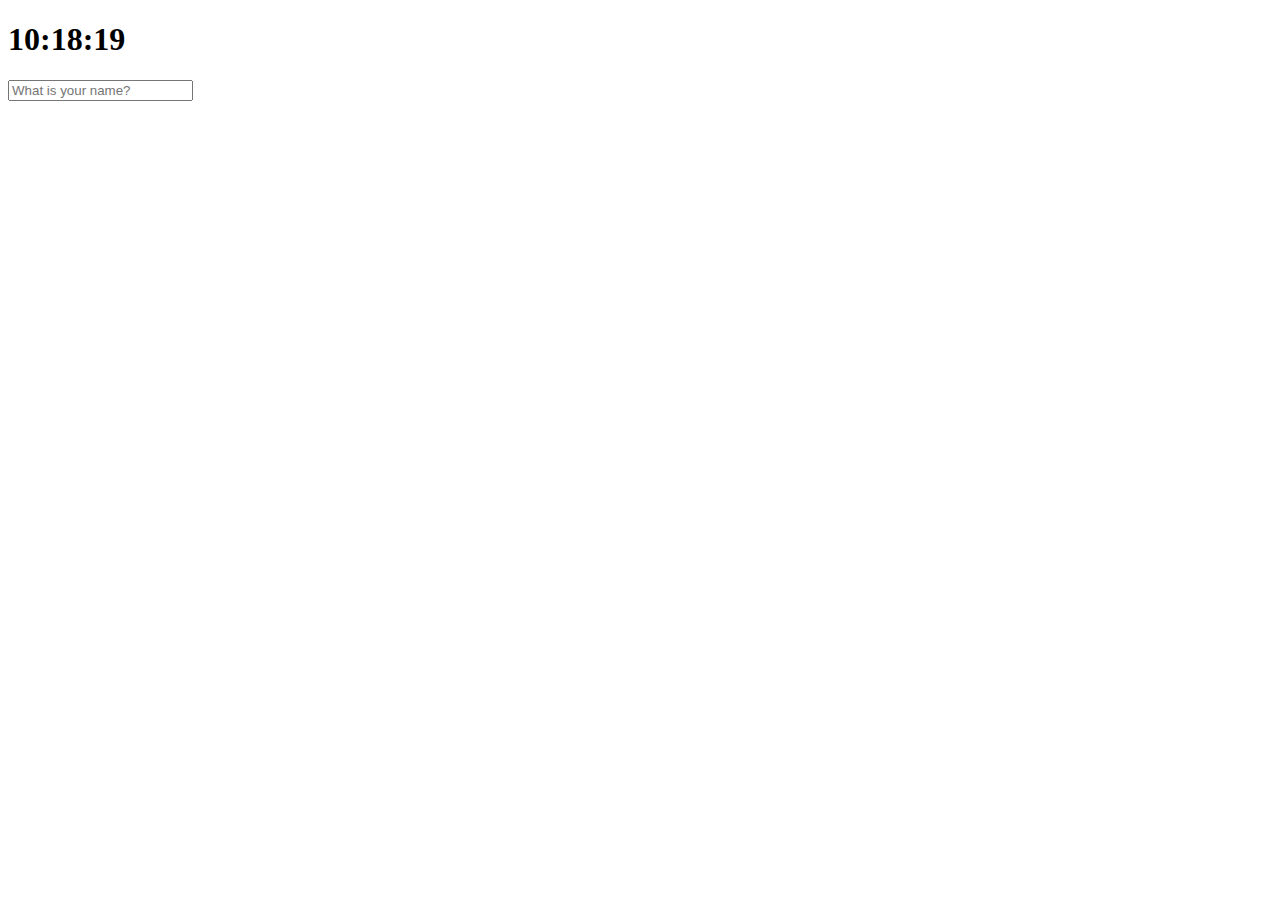
<file: JavaScript(Visual Studio Code)/2. clock/index.html>
<!DOCTYPE html>
<html lang="en">
<head>
    <meta charset="UTF-8">
    <meta http-equiv="X-UA-Compatible" content="IE=edge">
    <meta name="viewport" content="width=device-width, initial-scale=1.0">
    <link rel="stylesheet" href="index.css">

    <title>Clock</title>
</head>
<body>
    <div class="js-clock">
        <h1>00:00</h1>
    </div>
    <form class="js-form form">
        <input type="text" placeholder="What is your name?">
    </form>
    
    <h4 class="js-greetings greetings"></h4>
    
    <script src="clock.js"></script>
    <script src="greeting.js"></script>
</body>
</html>
</file>
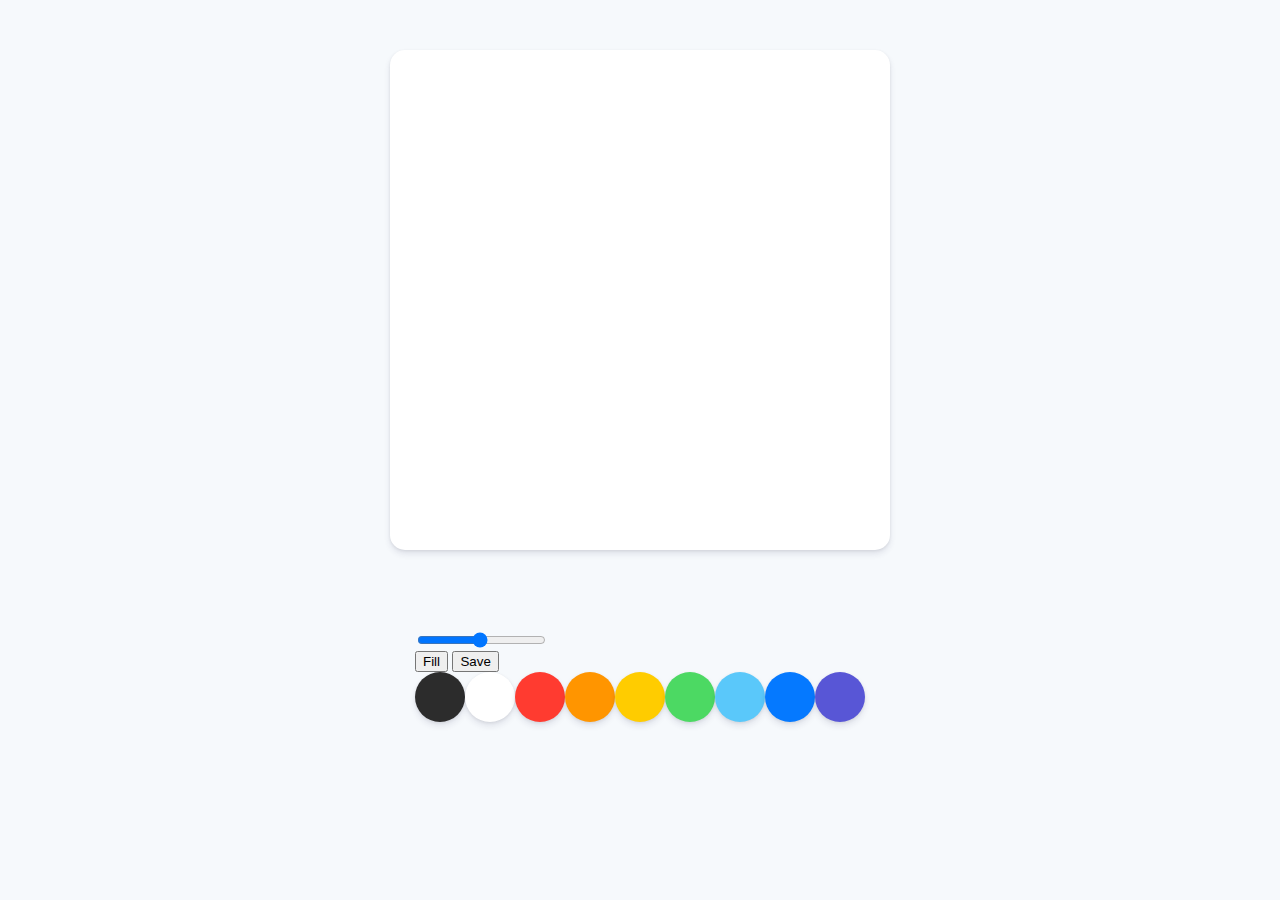
<file: JavaScript(Visual Studio Code)/2. Paint/index.html>
<!DOCTYPE html>
<html lang="en">
<head>
    <meta charset="UTF-8">
    <meta http-equiv="X-UA-Compatible" content="IE=edge">
    <meta name="viewport" content="width=device-width, initial-scale=1.0">
    <link rel="stylesheet" href="styles.css" />
    <title>PaintJS</title>
</head>
<body>
    <canvas id="jsCanvas" class="canvas"></canvas>
    <div class="controls">
        <div class="controls__range">
            <input type="range" id="jsRange" min="0.1" max="5.0" value="2.5" step="0.1"/>
        </div>

        <div class="controls__btns">
            <button id="jsMode">Fill</button>
            <button id="jsSave">Save</button>
        </div>

        <div class="controls__colors" id="jsColors">
            <div class="controls__color jsColor" style="background-color:#2c2c2c"></div>
            <div class="controls__color jsColor" style="background-color:white"></div>
            <div class="controls__color jsColor" style="background-color:#FF3B30"></div>
            <div class="controls__color jsColor" style="background-color:#FF9500"></div>
            <div class="controls__color jsColor" style="background-color:#FFCC00"></div>
            <div class="controls__color jsColor" style="background-color:#4CD963"></div>
            <div class="controls__color jsColor" style="background-color:#5AC8FA"></div>
            <div class="controls__color jsColor" style="background-color:#0579FF"></div>
            <div class="controls__color jsColor" style="background-color:#5856D6"></div>
        </div>
    </div>
    <script src="app.js"></script>
</body>
</html>
</file>
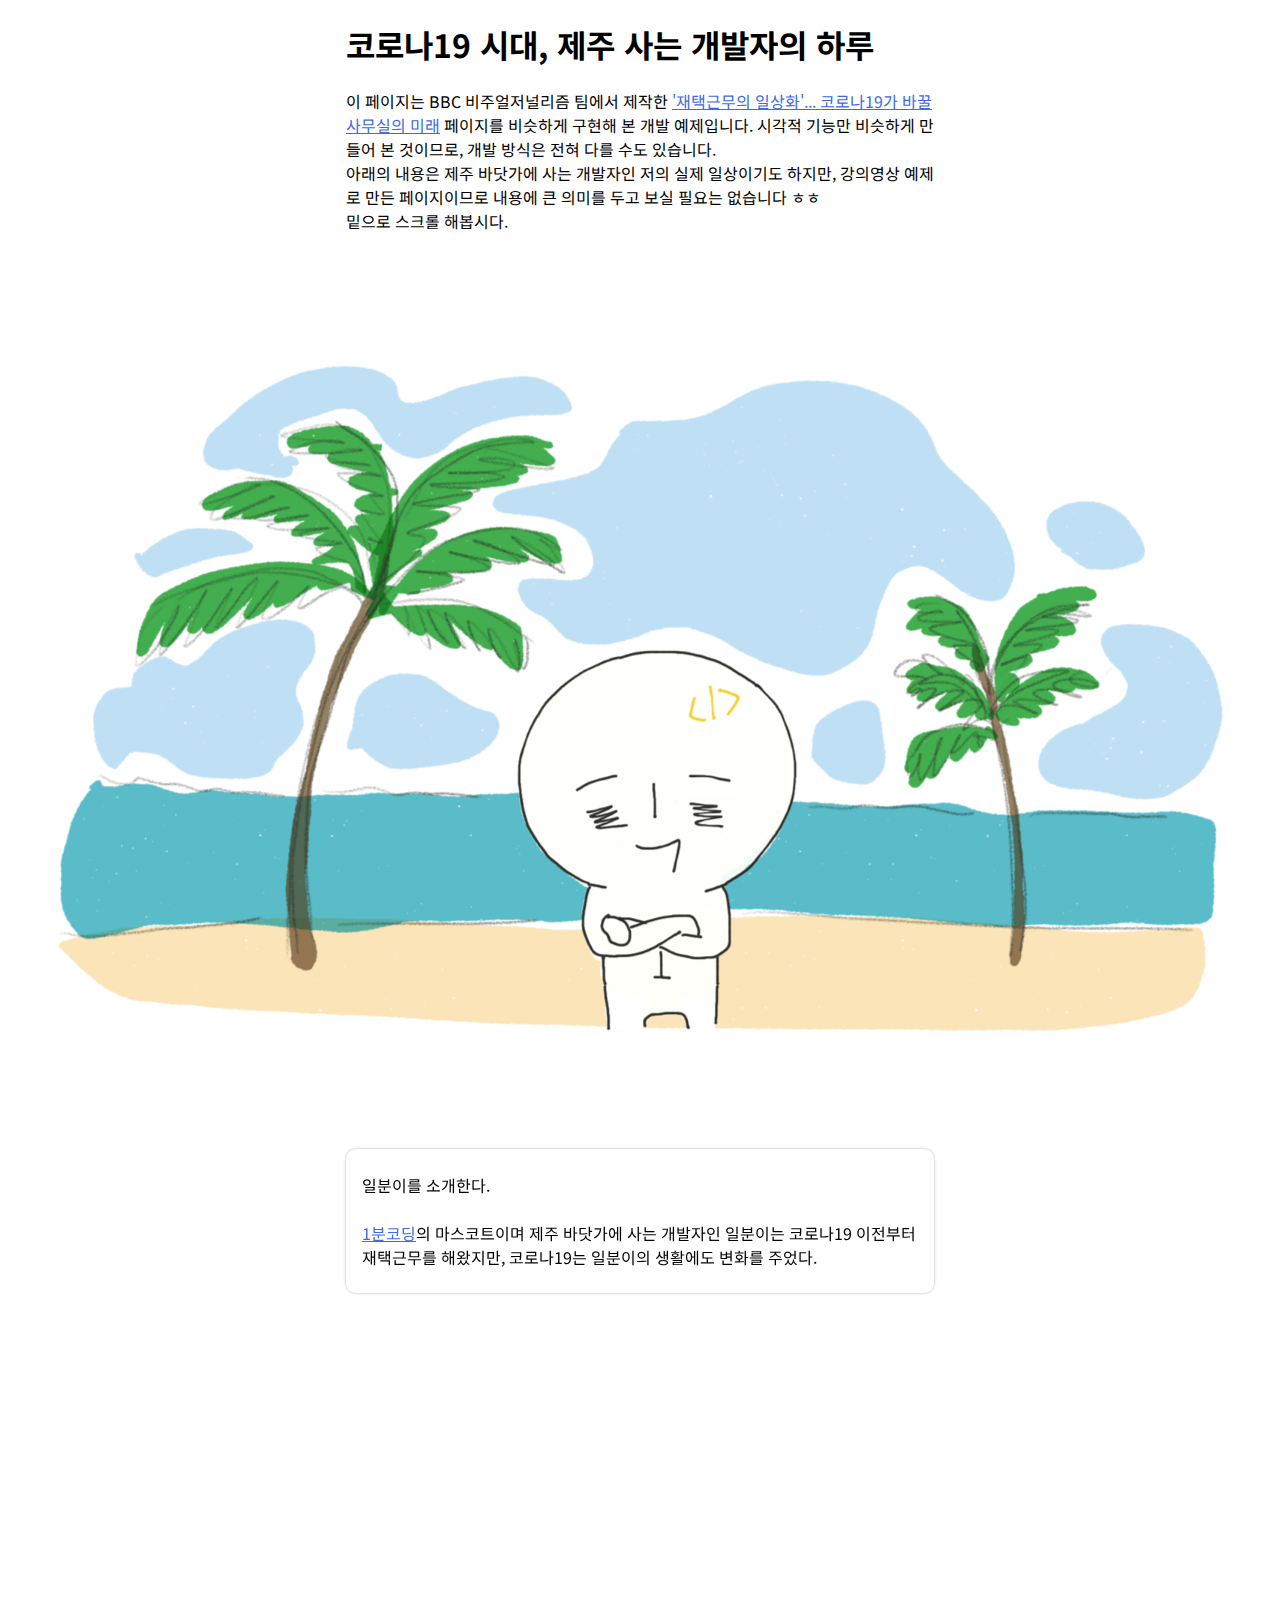
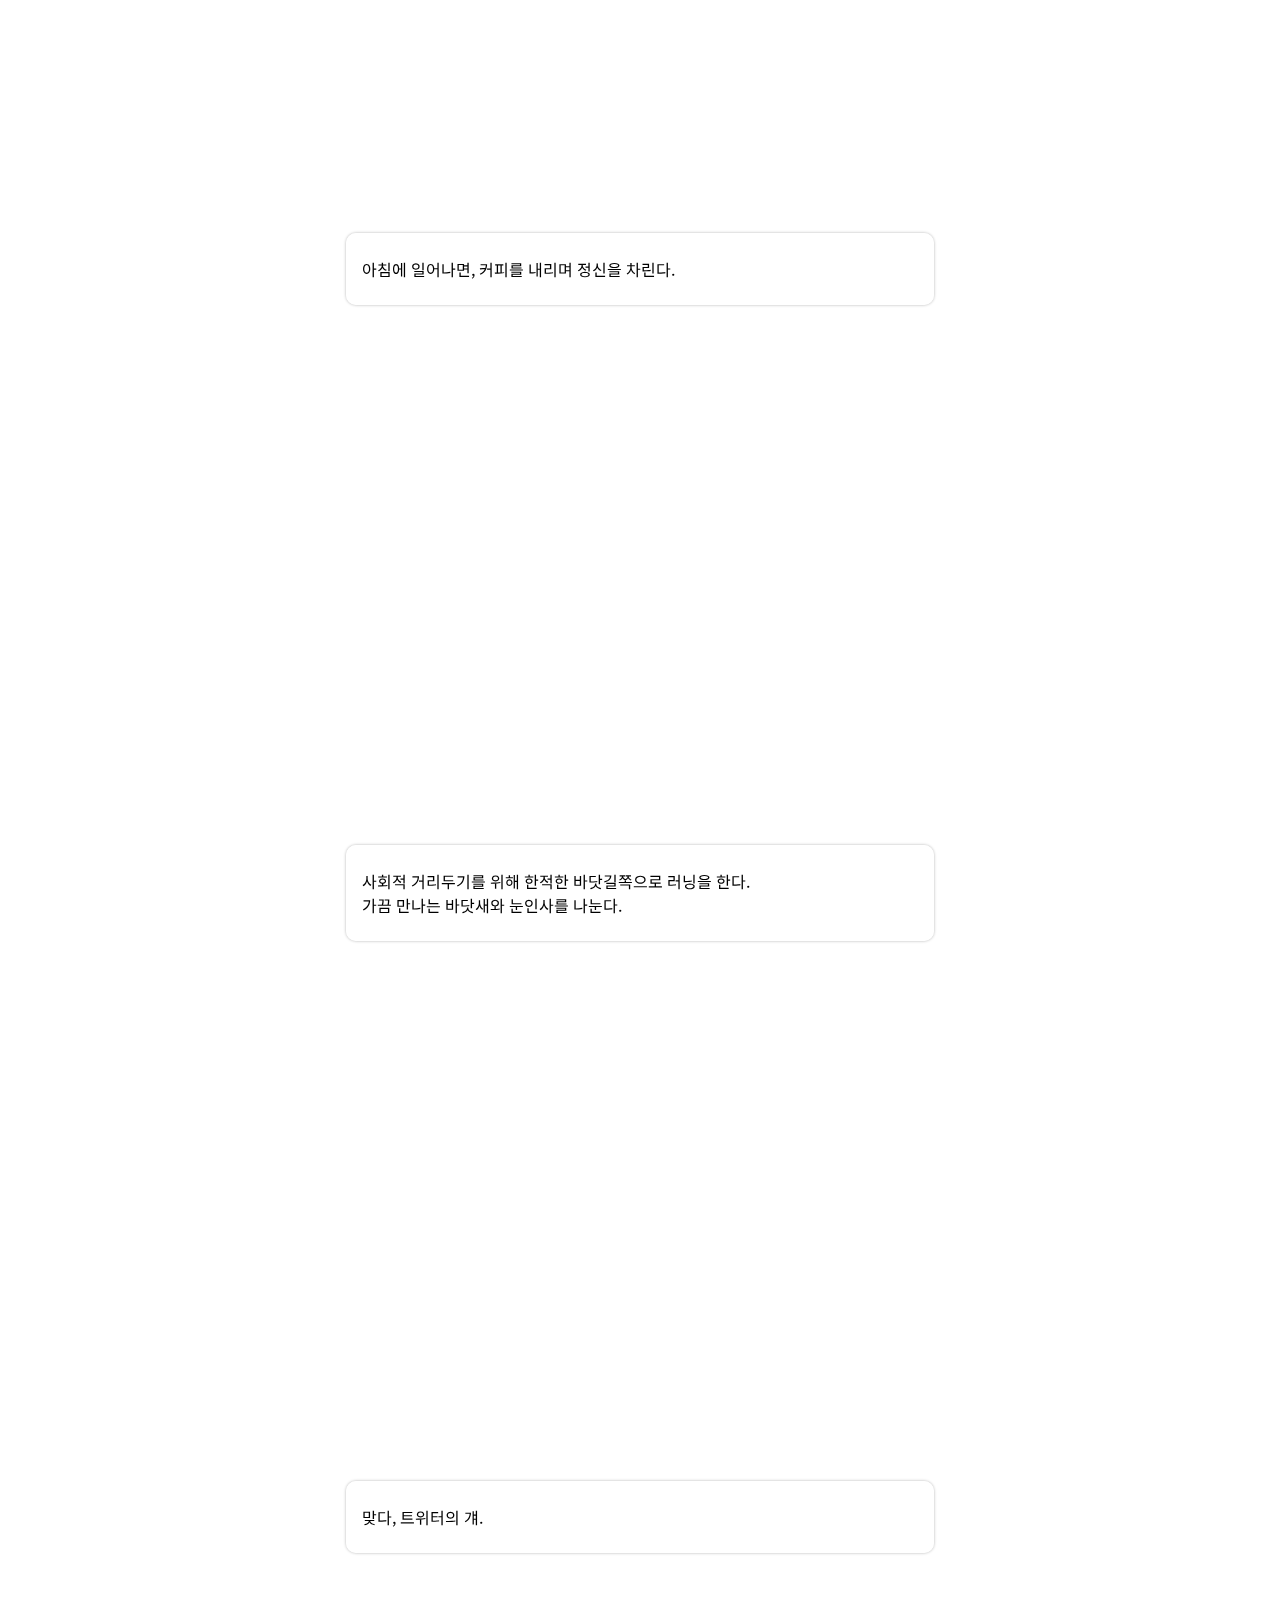
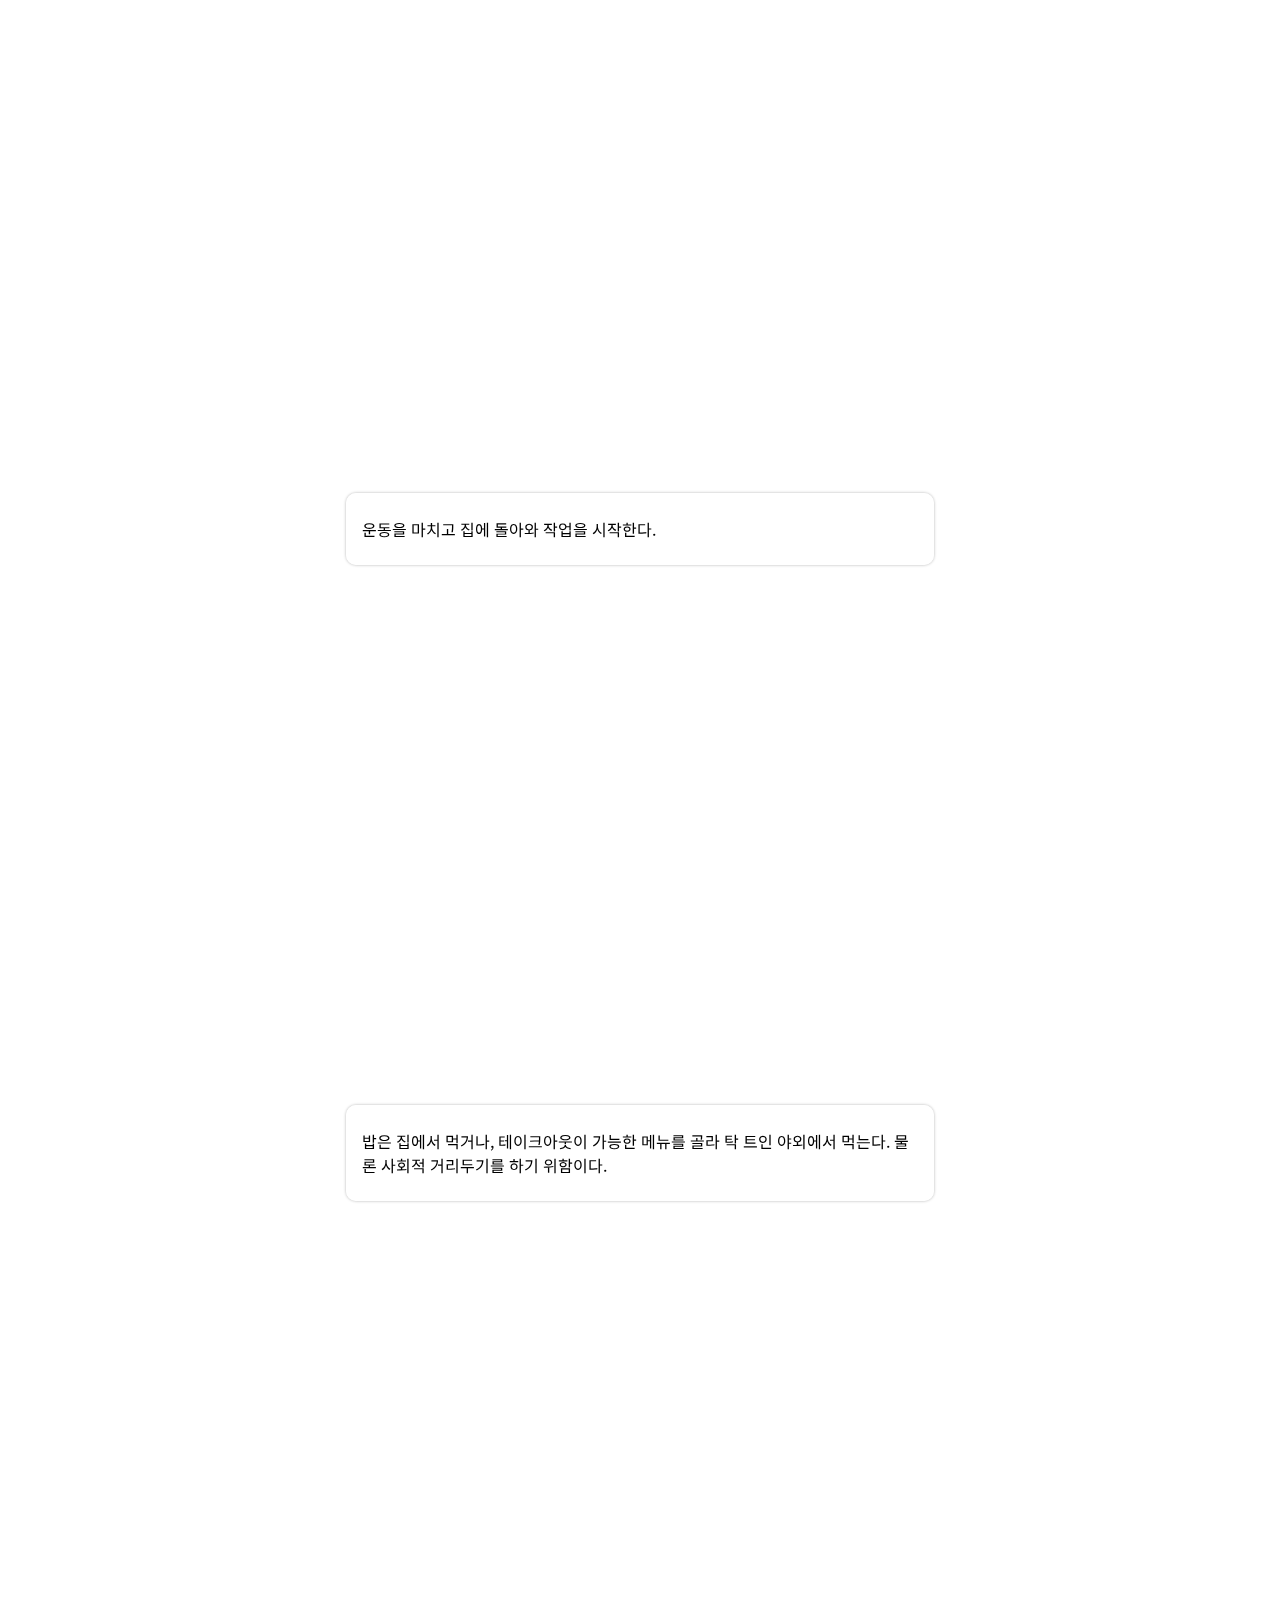
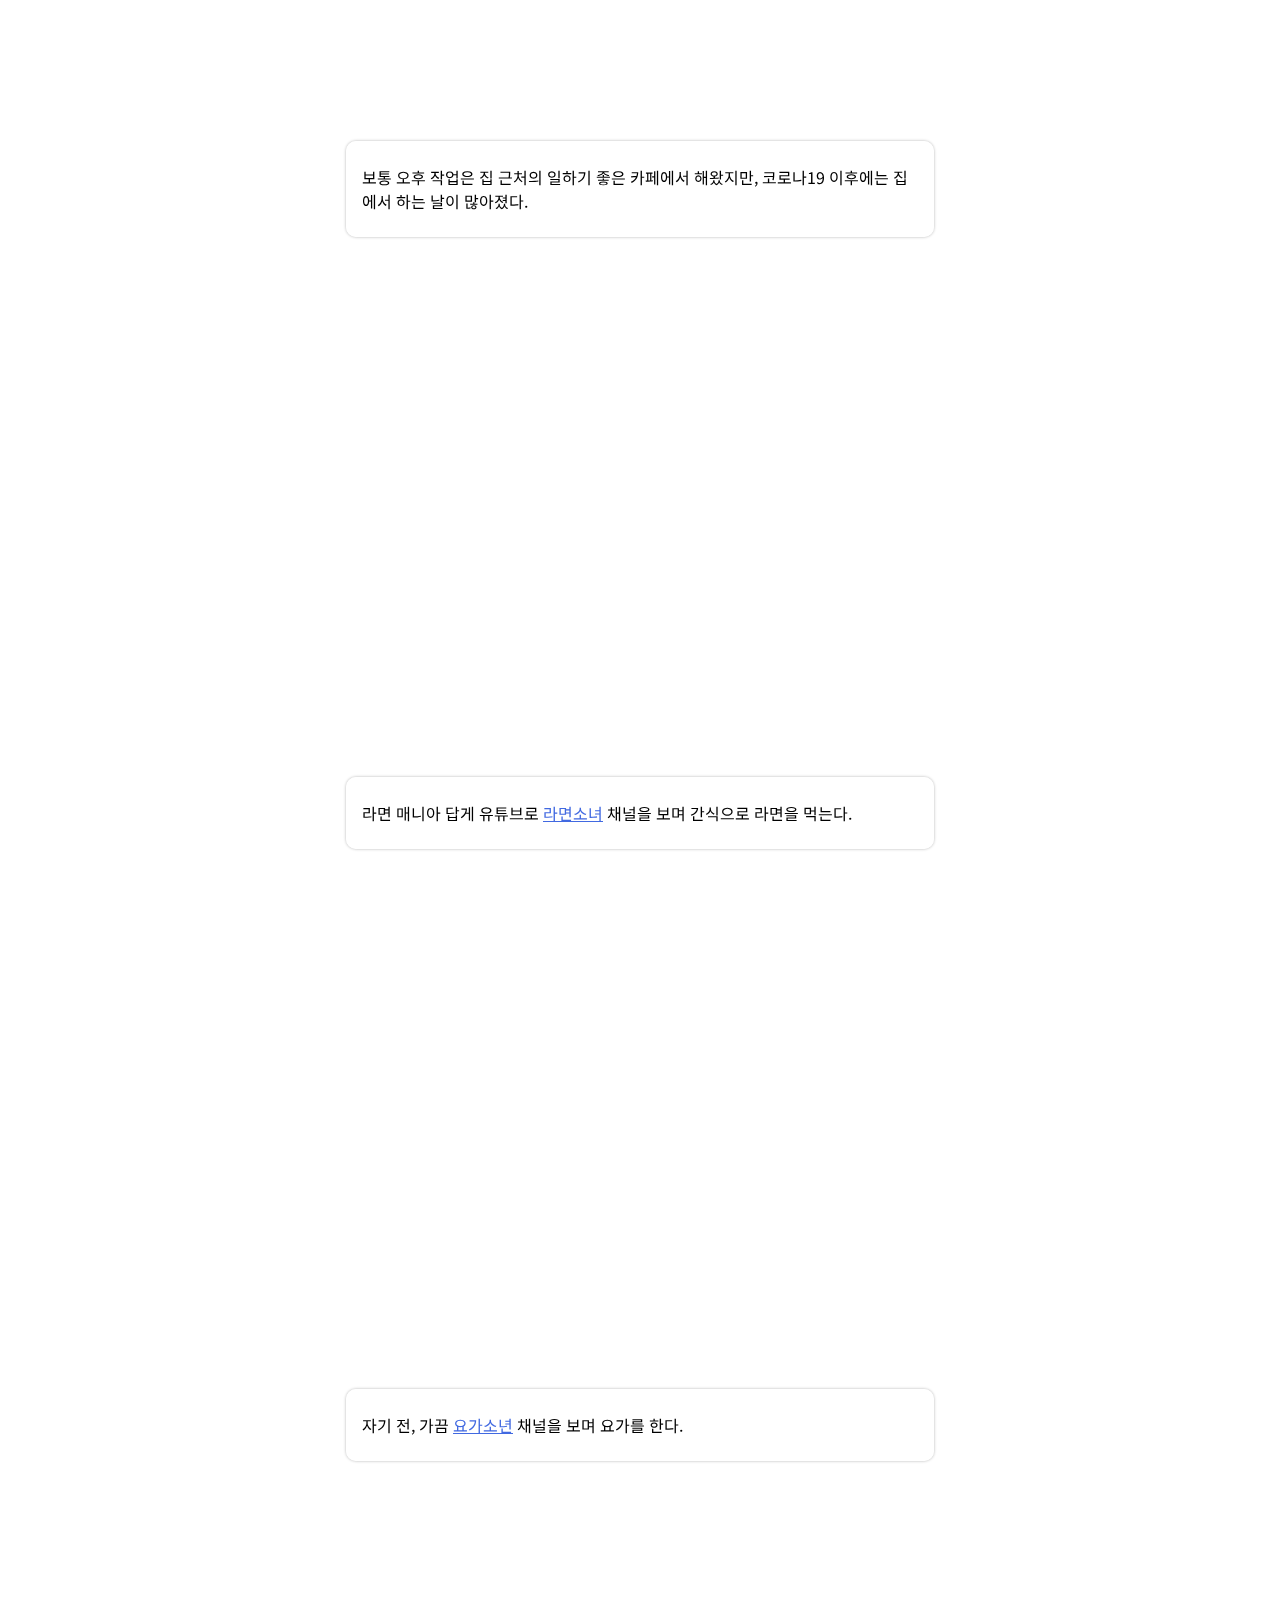
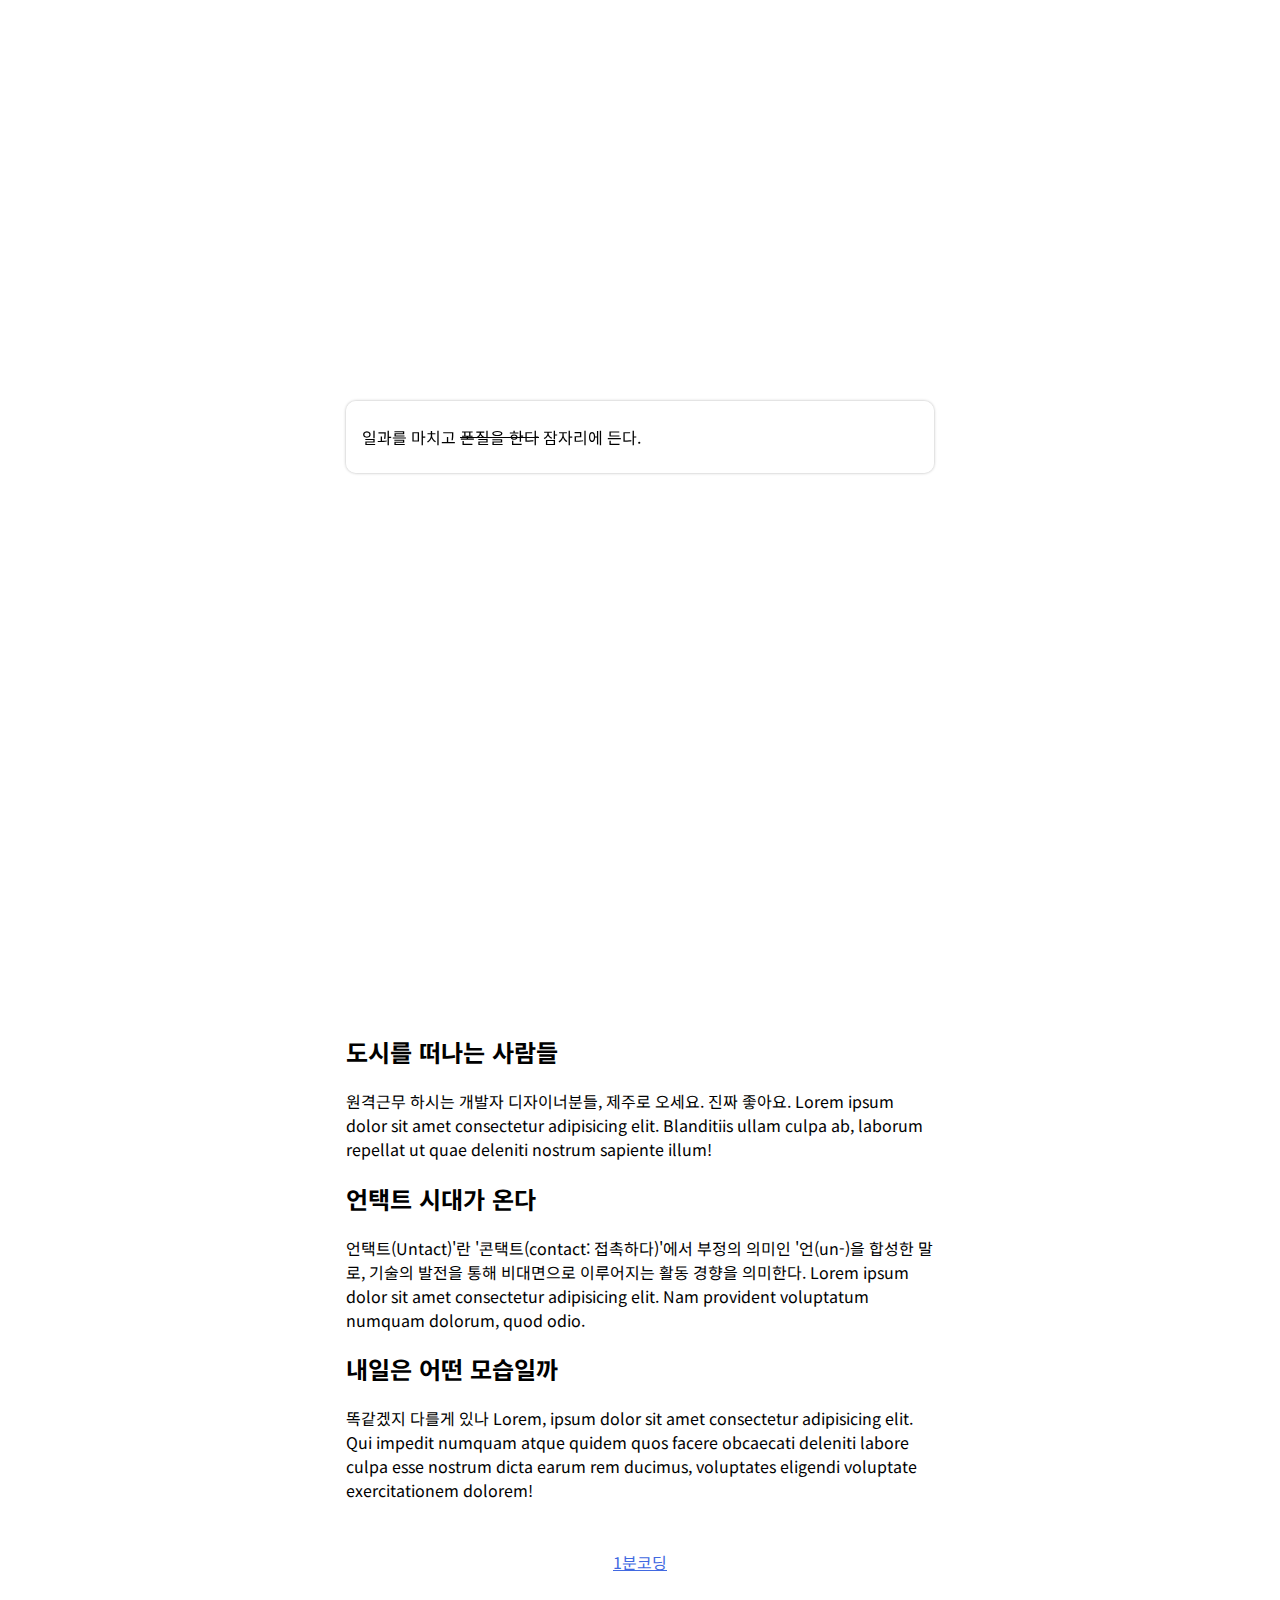
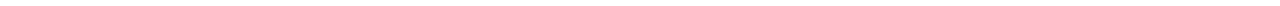
<file: JavaScript(Visual Studio Code)/3. BBC Covid-19 Page/index.html>
<!DOCTYPE html>
<html lang="ko">
<head>
	<meta charset="UTF-8">
	<meta name="viewport" content="width=device-width, initial-scale=1.0">
	<title>1분코딩 예제 - 코로나19 시대, 제주 사는 개발자의 하루</title>
	<link href="https://fonts.googleapis.com/css2?family=Noto+Sans+KR:wght@400;700&display=swap" rel="stylesheet">
	<link rel="stylesheet" href="style.css">
</head>
<body>
	<header class="header">
		<div class="global-width">
			<h1 class="page-title">코로나19 시대, 제주 사는 개발자의 하루</h1>
			<p>
				이 페이지는 BBC 비주얼저널리즘 팀에서 제작한 <a href="https://www.bbc.com/korean/resources/idt-48d3c9a7-4063-4289-9726-611b5ea9d7b5" target="_blank">'재택근무의 일상화'... 코로나19가 바꿀 사무실의 미래</a> 페이지를 비슷하게 구현해 본 개발 예제입니다. 시각적 기능만 비슷하게 만들어 본 것이므로, 개발 방식은 전혀 다를 수도 있습니다.<br>아래의 내용은 제주 바닷가에 사는 개발자인 저의 실제 일상이기도 하지만, 강의영상 예제로 만든 페이지이므로 내용에 큰 의미를 두고 보실 필요는 없습니다 ㅎㅎ<br>밑으로 스크롤 해봅시다.
			</p>
		</div>
	</header>
	<section class="scroll-content">
		<div class="scroll-graphic">
			<div class="graphic-item"><img class="scene-img" src="images/00.png" alt=""></div>
			<div class="graphic-item"><img class="scene-img" src="images/01.png" alt=""></div>
			<div class="graphic-item" data-action="birdFlies">
				<img class="bird" src="images/bird.gif" alt="">
				<img class="scene-img" src="images/02.png" alt="">
			</div>
			<div class="graphic-item"><img class="scene-img" src="images/bird.gif" alt=""></div>
			<div class="graphic-item"><img class="scene-img" src="images/03.png" alt=""></div>
			<div class="graphic-item" data-action="birdFlies2">
				<img class="bird" src="images/bird.gif" alt="">
				<img class="scene-img" src="images/04.png" alt="">
			</div>
			<div class="graphic-item"><img class="scene-img" src="images/05.png" alt=""></div>
			<div class="graphic-item"><img class="scene-img" src="images/06.png" alt=""></div>
			<div class="graphic-item"><img class="scene-img" src="images/07.png" alt=""></div>
			<div class="graphic-item"><img class="scene-img" src="images/08.png" alt=""></div>
		</div>
		<div class="scroll-text global-width">
			<div class="step">
				<p>
					일분이를 소개한다.<br><br><a href="https://studiomeal.com" target="_blank">1분코딩</a>의 마스코트이며 제주 바닷가에 사는 개발자인 일분이는 코로나19 이전부터 재택근무를 해왔지만, 코로나19는 일분이의 생활에도 변화를 주었다.
				</p>
			</div>
			<div class="step">
				<p>
					아침에 일어나면, 커피를 내리며 정신을 차린다.
				</p>
			</div>
			<div class="step">
				<p>
					사회적 거리두기를 위해 한적한 바닷길쪽으로 러닝을 한다.<br>가끔 만나는 바닷새와 눈인사를 나눈다.
				</p>
			</div>
			<div class="step">
				<p>
					맞다, 트위터의 걔.
				</p>
			</div>
			<div class="step">
				<p>
					운동을 마치고 집에 돌아와 작업을 시작한다.
				</p>
			</div>
			<div class="step">
				<p>
					밥은 집에서 먹거나, 테이크아웃이 가능한 메뉴를 골라 탁 트인 야외에서 먹는다. 물론 사회적 거리두기를 하기 위함이다.
				</p>
			</div>
			<div class="step">
				<p>
					보통 오후 작업은 집 근처의 일하기 좋은 카페에서 해왔지만, 코로나19 이후에는 집에서 하는 날이 많아졌다.
				</p>
			</div>
			<div class="step">
				<p>
					라면 매니아 답게 유튜브로 <a href="https://www.youtube.com/channel/UCYzTR8jV9_xv1p25N2dNBQQ" target="_blank">라면소녀</a> 채널을 보며 간식으로 라면을 먹는다.
				</p>
			</div>
			<div class="step">
				<p>
					자기 전, 가끔 <a href="https://www.youtube.com/channel/UCkTRKCuFrRiXQm_gMG1uDvg" target="_blank">요가소년</a> 채널을 보며 요가를 한다.
				</p>
			</div>
			<div class="step">
				<p>
					일과를 마치고 <span class="strikethrough">폰질을 한다</span> 잠자리에 든다.
				</p>
			</div>
		</div>
	</section>
	<section class="normal-content global-width">
		<h2>도시를 떠나는 사람들</h2>
		<p>원격근무 하시는 개발자 디자이너분들, 제주로 오세요. 진짜 좋아요. Lorem ipsum dolor sit amet consectetur adipisicing elit. Blanditiis ullam culpa ab, laborum repellat ut quae deleniti nostrum sapiente illum!</p>
		<h2>언택트 시대가 온다</h2>
		<p>언택트(Untact)'란 '콘택트(contact: 접촉하다)'에서 부정의 의미인 '언(un-)을 합성한 말로, 기술의 발전을 통해 비대면으로 이루어지는 활동 경향을 의미한다. Lorem ipsum dolor sit amet consectetur adipisicing elit. Nam provident voluptatum numquam dolorum, quod odio.</p>
		<h2>내일은 어떤 모습일까</h2>
		<p>똑같겠지 다를게 있나 Lorem, ipsum dolor sit amet consectetur adipisicing elit. Qui impedit numquam atque quidem quos facere obcaecati deleniti labore culpa esse nostrum dicta earum rem ducimus, voluptates eligendi voluptate exercitationem dolorem!</p>
	</section>
	<footer class="global-footer">
		<a href="https://www.youtube.com/channel/UC_s1FC7s5YVwDImzv-WG93Q" target="blank">1분코딩</a>
	</footer>

	<script src="main.js"></script>
</body>
</html>
</file>
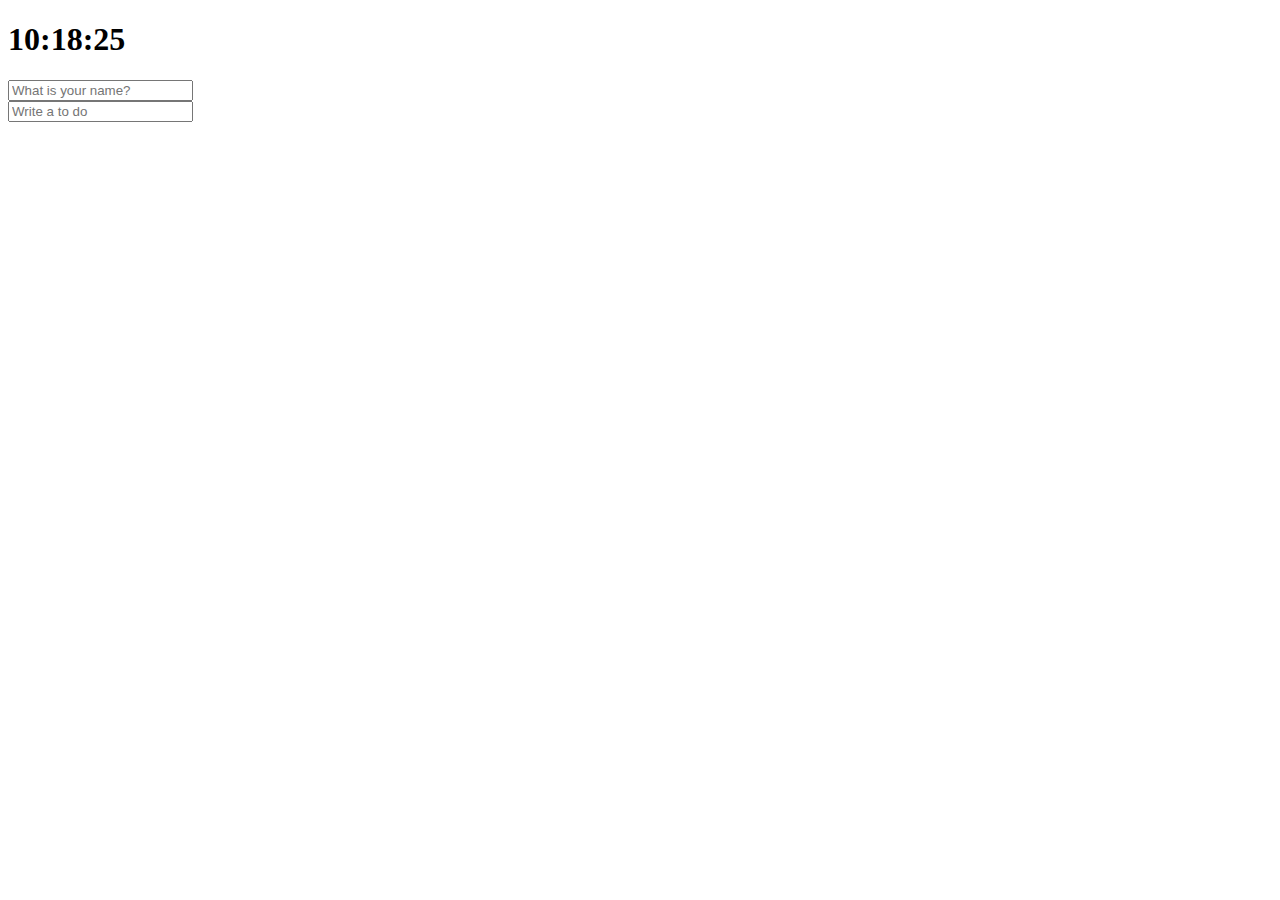
<file: JavaScript(Visual Studio Code)/3. todo/index.html>
<!DOCTYPE html>
<html lang="en">
<head>
    <meta charset="UTF-8">
    <meta http-equiv="X-UA-Compatible" content="IE=edge">
    <meta name="viewport" content="width=device-width, initial-scale=1.0">
    <link rel="stylesheet" href="index.css">

    <title>Clock</title>
</head>
<body>
    <div class="js-clock">
        <h1>00:00</h1>
    </div>
    <form class="js-form form">
        <input type="text" placeholder="What is your name?">
    </form>
    
    <h4 class="js-greetings greetings"></h4>
    <form class="js-toDoForm">
        <input type="text" placeholder="Write a to do"/>
    </form>
    <ul class="js-toDoList">
    </ul>

    <script src="clock.js"></script>
    <script src="greeting.js"></script>
    <script src="todo.js"></script>
</body>
</html>
</file>
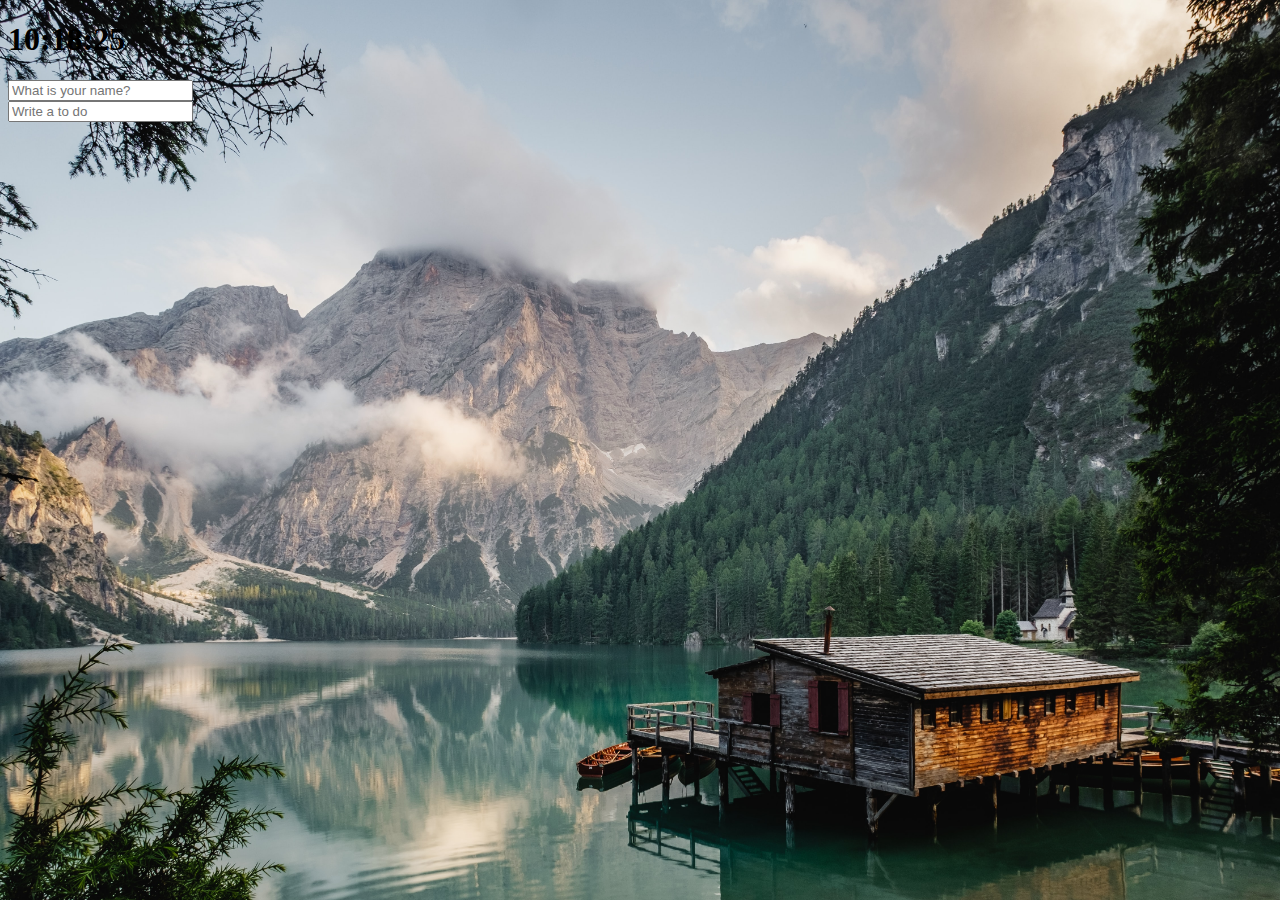
<file: JavaScript(Visual Studio Code)/1. Momentum/3. todo/index.html>
<!DOCTYPE html>
<html lang="en">
<head>
    <meta charset="UTF-8">
    <meta http-equiv="X-UA-Compatible" content="IE=edge">
    <meta name="viewport" content="width=device-width, initial-scale=1.0">
    <link rel="stylesheet" href="index.css">

    <title>todo</title>
</head>
<body>
    <div class="js-clock">
        <h1>00:00</h1>
    </div>
    <form class="js-form form">
        <input type="text" placeholder="What is your name?">
    </form>
    
    <h4 class="js-greetings greetings"></h4>
    <form class="js-toDoForm">
        <input type="text" placeholder="Write a to do"/>
    </form>
    <ul class="js-toDoList">
    </ul>

    <script src="clock.js"></script>
    <script src="greeting.js"></script>
    <script src="todo.js"></script>
    <script src="bg.js"></script>
</body>
</html>
</file>
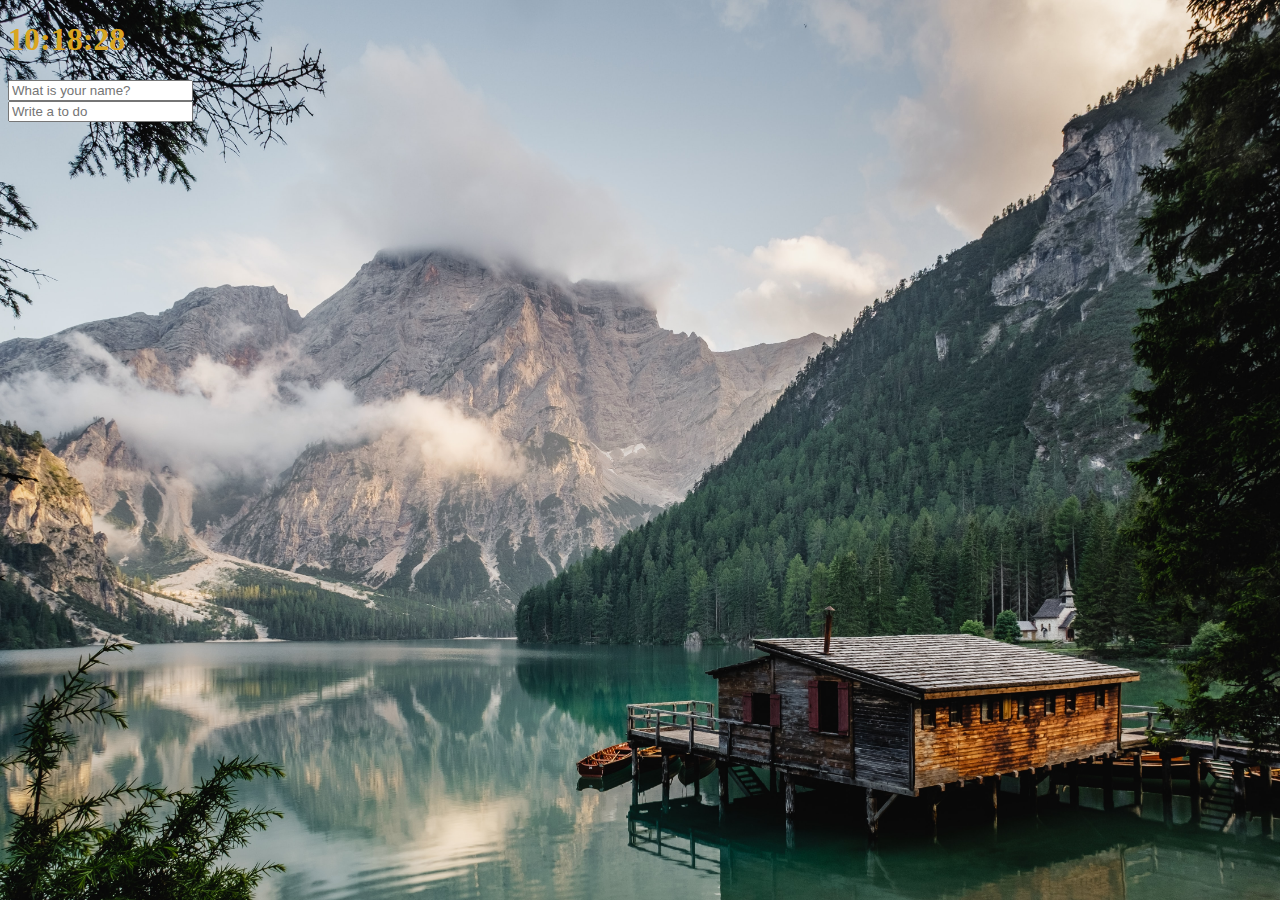
<file: JavaScript(Visual Studio Code)/1. Momentum/4. weather/index.html>
<!DOCTYPE html>
<html lang="en">
<head>
    <meta charset="UTF-8">
    <meta http-equiv="X-UA-Compatible" content="IE=edge">
    <meta name="viewport" content="width=device-width, initial-scale=1.0">
    <link rel="stylesheet" href="index.css">

    <title>Weather</title>
</head>
<body>
    <div class="js-clock">
        <h1>00:00</h1>
    </div>
    <form class="js-form form">
        <input type="text" placeholder="What is your name?">
    </form>
    
    <h4 class="js-greetings greetings"></h4>
    <form class="js-toDoForm">
        <input type="text" placeholder="Write a to do"/>
    </form>
    <ul class="js-toDoList">
    </ul>

    <span class="js-weather">

    </span>

    <script src="clock.js"></script>
    <script src="greeting.js"></script>
    <script src="todo.js"></script>
    <script src="bg.js"></script>
    <script src="weather.js"></script>
</body>
</html>
</file>
<file: JavaScript(Visual Studio Code)/2. clock/index.css>
.form,
.greetings{
    display: none;
}

.showing{
    display: block;
}
</file>
<file: JavaScript(Visual Studio Code)/3. BBC Covid-19 Page/style.css>
html {
	font-family: 'Noto Sans KR', sans-serif;
}
body {
	margin: 0;
}
div, section, header, footer, p, h1, h2 {
	box-sizing: border-box;
}
a {
	color: royalblue;
}
img {
	max-width: 100%;
	height: auto;
}
.global-width {
	max-width: 620px;
	margin: 0 auto;
	padding: 0 1rem;
}
.scroll-graphic {
	overflow-x: hidden;
	position: sticky;
	top: 0;
	height: 100vh;
}
.graphic-item {
	display: flex;
	align-items: center;
	justify-content: center;
	position: absolute;
	left: 0;
	top: 0;
	width: 100%;
	height: 100%;
	opacity: 0;
	transition: 0.5s;
	will-change: opacity;
}
.visible {
	opacity: 1;
}
.scene-img {
	max-height: 100vh;
}
.scroll-text {
	position: relative;
	padding-bottom: 1px;
}
.step {
	margin-bottom: 60vh;
	padding: 0.5rem 1rem;
	border-radius: 10px;
	background: rgba(255, 255, 255, 0.8);
	box-shadow: rgba(0, 0, 0, 0.3) 0 0 3px;
}
.bird {
	position: absolute;
	left: 0;
	bottom: 70%;
	width: 100px;
	transform: translateX(-100%);
	transition: 1.5s 0.5s linear;
}
[data-index="5"] .bird {
	left: 30%;
	bottom: 30%;
}
.global-footer {
	padding: 2rem 0;
	text-align: center;
}
.strikethrough {
	text-decoration: line-through;
}
</file>
<file: JavaScript(Visual Studio Code)/3. todo/index.css>
.form,
.greetings{
    display: none;
}

.showing{
    display: block;
}
</file>
<file: JavaScript(Visual Studio Code)/1. Momentum/3. todo/index.css>
body{
    background-color: #2c3e50;
}

.btn{
    cursor: pointer;
}

.clicked{
    color: #7f8c8d;
}

.form,
.greetings{
    display: none;
}

.showing{
    display: block;
}

@keyframes fadeIn{
    from{
        opacity: 0;
    }to{
        opacity: 1;
    }
}

.bgImage{
    position: absolute;
    top: 0;
    left: 0;
    width: 100%;
    height: 100%;
    z-index: -1;
    animation: fadeIn .5s linear;
}
</file>
<file: JavaScript(Visual Studio Code)/1. Momentum/4. weather/index.css>
body{
    background-color: #2c3e50;
    color:goldenrod;
}

.btn{
    cursor: pointer;
}

.clicked{
    color: #7f8c8d;
}

.form,
.greetings{
    display: none;
}

.showing{
    display: block;
}

@keyframes fadeIn{
    from{
        opacity: 0;
    }to{
        opacity: 1;
    }
}

.bgImage{
    position: absolute;
    top: 0;
    left: 0;
    width: 100%;
    height: 100%;
    z-index: -1;
    animation: fadeIn .5s linear;
}
</file>
<file: JavaScript(Visual Studio Code)/2. Paint/styles.css>
@import "reset.css";

body{
    background-color: #f6f9fc;
    font-family: -apple-system, BlinkMacSystemFont, 'Segoe UI', Roboto, Oxygen, Ubuntu, Cantarell, 'Open Sans', 'Helvetica Neue', sans-serif;
    display: flex;
    flex-direction: column;
    align-items: center;
    padding-top: 50px;
}

.canvas{
    width: 500px;
    height: 500px;
    background-color: white;
    border-radius: 15px;
    box-shadow: 0 4px 6px rgba(50, 50, 93, 0.11), 0 1px 3px rgba(0, 0, 0, 0.08);
}

.controls{
    margin-top: 80px;
}

.controls .controls__colors{
    display: flex;
}

.controls__colors .controls__color{
    width: 50px;
    height: 50px;
    border-radius: 25px;
    cursor: pointer;
    box-shadow: 0 4px 6px rgba(50, 50, 93, 0.11), 0 1px 3px rgba(0, 0, 0, 0.08);
}
</file>
